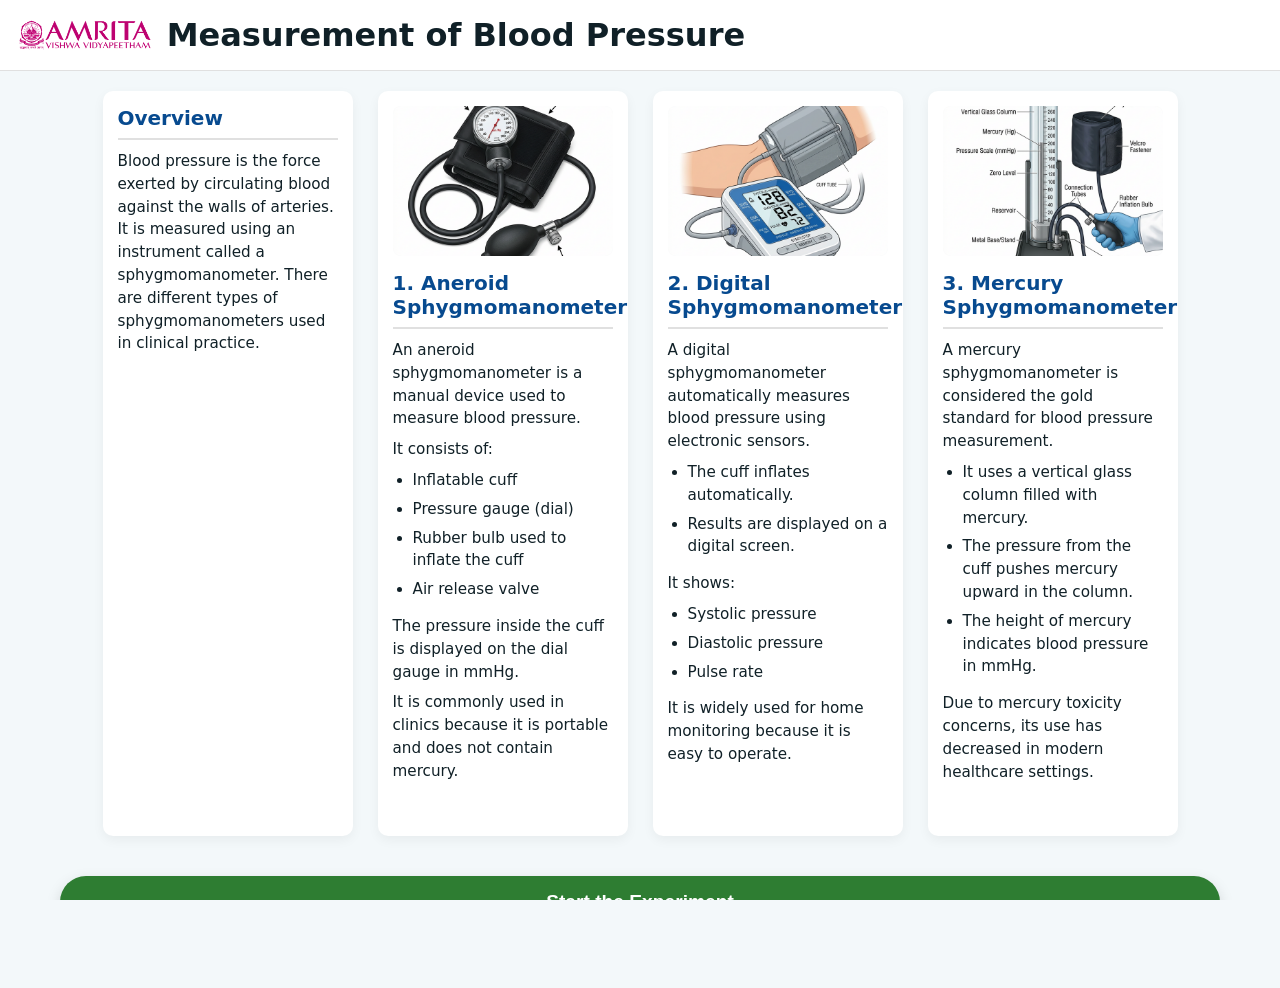
<file: simulation/index.html>
<!DOCTYPE html>
<html lang="en">

<head>
    <meta charset="UTF-8">
    <meta name="viewport" content="width=device-width, initial-scale=1.0">
    <title>Measurement of Blood Pressure</title>
    <link rel="stylesheet" href="./css/main.css">
</head>

<body class="theory-page">
    <header>
        <img src="images\logo.png" class="logo" alt="University Logo">
        <h1>Measurement of Blood Pressure</h1>
    </header>

    <main class="app theory-main">
        <section class="theory-cards">
            <!-- Overview -->
            <div class="theory-card column">
                <div class="card-content">
                    <h2>Overview</h2>
                    <p>Blood pressure is the force exerted by circulating blood against the walls of arteries. It is
                        measured
                        using an instrument called a sphygmomanometer. There are different types of sphygmomanometers
                        used in
                        clinical practice.</p>
                </div>
            </div>
            <!-- Card 1 -->
            <div class="theory-card column">
                <div class="card-img-container">
                    <img src="images\aneroid.png" alt="Aneroid Sphygmomanometer">
                </div>
                <div class="card-content">
                    <h2>1. Aneroid Sphygmomanometer</h2>
                    <p>An aneroid sphygmomanometer is a manual device used to measure blood pressure.</p>
                    <p>It consists of:</p>
                    <ul>
                        <li>Inflatable cuff</li>
                        <li>Pressure gauge (dial)</li>
                        <li>Rubber bulb used to inflate the cuff</li>
                        <li>Air release valve</li>
                    </ul>
                    <p>The pressure inside the cuff is displayed on the dial gauge in mmHg.</p>
                    <p>It is commonly used in clinics because it is portable and does not contain mercury.</p>
                </div>
            </div>

            <!-- Card 2 -->
            <div class="theory-card column">
                <div class="card-img-container">
                    <img src="images\digital.png" alt="Digital Sphygmomanometer">
                </div>
                <div class="card-content">
                    <h2>2. Digital Sphygmomanometer</h2>
                    <p>A digital sphygmomanometer automatically measures blood pressure using electronic sensors.</p>
                    <ul>
                        <li>The cuff inflates automatically.</li>
                        <li>Results are displayed on a digital screen.</li>
                    </ul>
                    <p>It shows:</p>
                    <ul>
                        <li>Systolic pressure</li>
                        <li>Diastolic pressure</li>
                        <li>Pulse rate</li>
                    </ul>
                    <p>It is widely used for home monitoring because it is easy to operate.</p>
                </div>
            </div>

            <!-- Card 3 -->
            <div class="theory-card column">
                <div class="card-img-container">
                    <img src="images\mercury.png" alt="Mercury Sphygmomanometer">
                </div>
                <div class="card-content">
                    <h2>3. Mercury Sphygmomanometer</h2>
                    <p>A mercury sphygmomanometer is considered the gold standard for blood pressure measurement.</p>
                    <ul>
                        <li>It uses a vertical glass column filled with mercury.</li>
                        <li>The pressure from the cuff pushes mercury upward in the column.</li>
                        <li>The height of mercury indicates blood pressure in mmHg.</li>
                    </ul>
                    <p>Due to mercury toxicity concerns, its use has decreased in modern healthcare settings.</p>
                </div>
            </div>
        </section>

        <div class="action-section">
            <button id="startExperiment" class="btn primary large-btn">Start the Experiment</button>
        </div>
    </main>

    <script>
        document.getElementById("startExperiment").onclick = function () {
            window.location.href = "./simulator.html";
        }
    </script>
<script src="../assets/js/iframeResize.js"></script>
        
        </body>

</html>
</file>
<file: simulation/css/main.css>
:root {
    --bg: #f3f8fa;
    --card: #ffffff;
    --accent: #0b66c3;
    --accent-dark: #074a8f;
    --muted: #677281;
    --text: #102027;
    --success: #2e7d32;
    --warning: #ed6c02;
    --danger: #d32f2f;
}

header {
    display: flex;
    align-items: center;
    padding: 10px 18px;
    background: #fff;
    border-bottom: 1px solid #e0e0e0;
    gap: 15px;
}

.logo {
    height: 50px;
    width: auto;
    object-fit: contain;
    flex-shrink: 0;
}

html,
body {
    margin: 0;
    height: 100%;
    font-family: 'Inter', system-ui, 'Segoe UI', Arial, sans-serif;
    background: var(--bg);
    color: var(--text);
    overflow: hidden;
    /* Prevent body scroll, handle in columns */
}

h1 {
    margin: 0;
    font-size: 2rem;
}

h2 {
    margin-top: 0;
}

h3 {
    margin-top: 0;
    font-size: 1.1rem;
    color: var(--accent-dark);
}

h4 {
    margin: 10px 0 5px;
    font-size: 0.95rem;
}

.app {
    display: flex;
    gap: 18px;
    padding: 18px;
    height: calc(100vh - 72px);
    box-sizing: border-box;
}

.column {
    background: var(--card);
    border-radius: 10px;
    padding: 18px;
    box-shadow: 0 4px 12px rgba(0, 0, 0, 0.05);
    overflow-y: auto;
    display: flex;
    flex-direction: column;
}

.left {
    width: 320px;
    flex-shrink: 0;
}

.middle {
    flex: 1;
    min-width: 500px;
}

.right {
    width: 280px;
    flex-shrink: 0;
}

/* BUTTONS */
.btn-row {
    display: flex;
    gap: 10px;
    margin-bottom: 20px;
}

.btn {
    flex: 1;
    border: 1px solid #d3dce6;
    padding: 10px;
    border-radius: 6px;
    background: #fff;
    cursor: pointer;
    font-weight: 600;
    color: var(--muted);
    transition: all 0.2s;
}

.btn:hover:not(:disabled) {
    background: #f8f9fa;
}

.btn:disabled {
    opacity: 0.5;
    cursor: not-allowed !important;
}

.btn.primary {
    background: #000;
    color: #fff;
    border-color: #000;
}

.btn.primary:hover {
    background: #333;
}

.dark-blue-btn {
    background: var(--accent-dark) !important;
    border-color: var(--accent-dark) !important;
    color: #fff !important;
}

.dark-blue-btn:hover {
    background: #053b75 !important;
    border-color: #053b75 !important;
}

/* SIMULATOR STAGE */
.sim-container {
    position: relative;
    width: 100%;
    height: 75vh;
    /* makes it large */
    min-height: 500px;
    /* prevents collapse */
    background: #eef4f8;
    border: 1px solid #dfe6ea;
    border-radius: 8px;
    overflow: hidden;
    margin-top: 10px;
}

.instruction-banner {
    background: #e3f2fd;
    color: #0b66c3;
    padding: 12px 15px;
    border-radius: 6px;
    border-left: 4px solid #0b66c3;
    font-weight: 600;
    margin-bottom: 10px;
    font-size: 0.95rem;
    box-shadow: 0 2px 5px rgba(0, 0, 0, 0.05);
}

#base-scene {
    width: 100%;
    height: 100%;
    object-fit: contain;
    /* or contain depending on image */
    /* display: block;*/
}

/* TOOLS */
.tool {
    position: absolute;
    cursor: pointer;
    filter: drop-shadow(0 8px 12px rgba(0, 0, 0, 0.4));
    /* Stronger base shadow */
    transition: transform 0.2s, filter 0.2s;
    z-index: 10;
}

.tool:hover {
    transform: translateY(-5px) scale(1.05);
    /* Slight lift instead of just scale */
    filter: drop-shadow(0 12px 18px rgba(0, 0, 0, 0.5));
    /* Stronger shadow on hover to pop */
}

/* Initial Positions */
#tool-cuff {
    position: absolute;
    top: 49%;
    /* Push lower onto the table plane */
    left: 56%;
    /* Move slightly more left */
    width: 15%;
    min-width: 60px;
    max-width: 100px;
    transition: transform 0.2s, filter 0.3s ease;
}

@keyframes pulse-glow {
    0% {
        filter: drop-shadow(0 0 5px var(--accent)) drop-shadow(0 8px 12px rgba(0, 0, 0, 0.4));
        transform: scale(1);
    }

    50% {
        filter: drop-shadow(0 0 20px var(--accent)) drop-shadow(0 8px 12px rgba(0, 0, 0, 0.2));
        transform: scale(1.05);
    }

    100% {
        filter: drop-shadow(0 0 5px var(--accent)) drop-shadow(0 8px 12px rgba(0, 0, 0, 0.4));
        transform: scale(1);
    }
}

.highlight-cuff,
.highlight-tool {
    animation: pulse-glow 1.5s infinite !important;
    cursor: pointer;
    outline: 3px solid #0b66c3;
    border-radius: 5px;
}

#tool-steth {
    position: absolute;
    top: 52%;
    /* Match table plane height */
    right: 27%;
    /* Move leftwards off the right edge */
    width: 12%;
    min-width: 45px;
    max-width: 80px;
    transition: transform 0.2s, filter 0.3s ease;
}

/* GAUGE */
.gauge {
    position: absolute;
    bottom: 20px;
    /* move down */
    left: 50%;
    /* center horizontally */
    transform: translateX(-50%);
    width: 180px;
    height: 180px;
    background: #fff;
    border-radius: 50%;
    border: 6px solid #cfd8dc;
    box-shadow: 0 4px 15px rgba(0, 0, 0, 0.15);
    display: none;
    z-index: 20;
}


.gauge-face {
    position: relative;
    width: 100%;
    height: 100%;
    border-radius: 50%;
    background: radial-gradient(circle at center, #fff 60%, #f5f5f5 100%);
}

.gauge-dial {
    /* Simplified ticks using a conic gradient for visual reference */
    position: absolute;
    top: 10px;
    left: 10px;
    right: 10px;
    bottom: 10px;
    border-radius: 50%;
    border: 1px dashed #bdbdbd;
    /* Quick visual cue for ticks */
}

.needle {
    position: absolute;
    top: 50%;
    left: 50%;
    width: 3px;
    height: 70px;
    /* Length of needle */
    background: #d32f2f;
    transform-origin: bottom center;
    /* Pivot at bottom */
    transform: translate(-50%, -100%) rotate(-135deg);
    /* Start pos */
    transition: transform 0.1s linear;
    /* Smooth movement */
    z-index: 2;
}

.gauge-center {
    position: absolute;
    top: 50%;
    left: 50%;
    width: 12px;
    height: 12px;
    background: #455a64;
    border-radius: 50%;
    transform: translate(-50%, -50%);
    z-index: 3;
}

.gauge-value {
    position: absolute;
    bottom: 40px;
    width: 100%;
    text-align: center;
    font-size: 1.5rem;
    font-weight: 700;
    color: #37474f;
}

.gauge-unit {
    position: absolute;
    bottom: 25px;
    width: 100%;
    text-align: center;
    font-size: 0.8rem;
    color: #78909c;
}

/* CONTROLS */
.control-panel {
    background: #f1f5f8;
    padding: 15px;
    border-radius: 8px;
    border: 1px solid #deebf1;
}

.hint {
    font-size: 0.8rem;
    color: var(--muted);
    margin-bottom: 10px;
    font-style: italic;
}

.control-btn {
    display: block;
    width: 100%;
    padding: 12px;
    margin-bottom: 10px;
    border: none;
    border-radius: 6px;
    color: #fff;
    font-weight: bold;
    text-transform: uppercase;
    cursor: pointer;
    user-select: none;
    transition: background 0.1s;
}

.control-btn:hover:not(:disabled) {
    background: #e0e0e0;
    /* generic light gray for secondary */
}

/* Specific colors for types */
.control-btn.primary:hover:not(:disabled) {
    background: var(--accent-dark);
}

.control-btn.secondary {
    background: #e0e0e0;
    color: #144c8e;
}

.control-btn.secondary:hover:not(:disabled) {
    background: #d0d0d0;
}

.inflate {
    background: var(--success);
    box-shadow: 0 4px 0 #1b5e20;
}

.inflate:active {
    background: #1b5e20;
    box-shadow: 0 2px 0 #1b5e20;
    transform: translateY(2px);
}

.deflate {
    background: var(--danger);
    box-shadow: 0 4px 0 #b71c1c;
}

.deflate:active {
    background: #b71c1c;
    box-shadow: 0 2px 0 #b71c1c;
    transform: translateY(2px);
}

/* INFO CARDS */
.info-card {
    background: #f8f9fa;
    border: 1px solid #e9ecef;
    border-radius: 6px;
    padding: 12px;
    margin-bottom: 15px;
}

.info-card p {
    margin: 5px 0;
    font-size: 0.9rem;
}

.digital-readout {
    font-family: 'Courier New', monospace;
    font-size: 1.2rem;
    font-weight: bold;
    color: var(--accent);
}

.phase {
    display: inline-block;
    padding: 4px 8px;
    border-radius: 4px;
    font-size: 0.85rem;
    font-weight: 600;
}

.phase.waiting {
    background: #e0e0e0;
    color: #616161;
}

.phase.ready {
    background: #e3f2fd;
    color: #1976d2;
}

.phase.active {
    background: #e8f5e9;
    color: #2e7d32;
    border: 1px solid #c8e6c9;
}

.audio-toggle {
    margin-top: 15px;
    font-size: 0.9rem;
}

/* LOG */
#log-content {
    max-height: 200px;
    overflow-y: auto;
}

#log-content div {
    padding: 4px 0;
    border-bottom: 1px solid #eee;
    font-size: 0.85rem;
    color: #444;
}

/* SIM CONTROL BAR */
.sim-control-bar {
    display: flex;
    gap: 10px;
    margin-bottom: 15px;
    background: #144c8e;
    padding: 10px;
    border-radius: 8px;
    border: 1px solid hsl(234, 84%, 18%);
    box-shadow: 0 2px 4px rgba(0, 0, 0, 0.02);
}

.sim-control-bar .control-btn {
    flex: 1;
    margin-bottom: 0;
    font-size: 0.85rem;
    padding: 10px;
}

/* DIAGNOSTIC CONTROLS */
.diagnostic-controls {
    display: flex;
    flex-direction: column;
    gap: 10px;
    margin-top: 15px;
}

.diagnostic-controls button {
    width: 100%;
}

.diagnostic-controls #btn-start-experiment {
    background: var(--success);
    color: white;
    border-color: var(--success);
}

.diagnostic-controls #btn-start-experiment:hover {
    background: #1b5e20;
    border-color: #1b5e20;
}

.diagnostic-controls #btn-reset-top {
    background: var(--danger);
    color: white;
    border-color: var(--danger);
}

.diagnostic-controls #btn-reset-top:hover {
    background: #b71c1c;
    border-color: #b71c1c;
}

/* READING PANEL */
.reading-panel {
    position: absolute;
    right: -240px;
    top: 10px;
    width: 220px;
    background: white;
    padding: 15px;
    border-radius: 8px;
    box-shadow: 0 4px 15px rgba(0, 0, 0, 0.1);
    border: 1px solid #dfe6ea;
}

.reading-panel h4 {
    margin-top: 0;
    color: #455a64;
    font-size: 0.95rem;
    text-align: center;
    border-bottom: 1px solid #dfdddd;
    padding-bottom: 8px;
    margin-bottom: 12px;
}

.reading-row {
    margin-bottom: 12px;
    display: flex;
    align-items: center;
    gap: 5px;
}

.reading-label {
    font-size: 0.85rem;
    color: #546e7a;
    font-weight: 600;
}

.reading-value {
    font-family: 'Inter', sans-serif;
    font-weight: 800;
    font-size: 1.25rem;
    margin-left: auto;
}

.reading-value.systolic {
    color: #d32f2f;
}

.reading-value.diastolic {
    color: #1976d2;
}

.reading-unit {
    font-size: 0.8rem;
    color: #78909c;
    font-weight: 500;
}

/* HEART */
.heart {
    position: absolute;
    bottom: 25px;
    right: 25px;
    width: 70px;
    height: 70px;
    background: red;
    transform: rotate(-45deg) scale(0);
    transform-origin: center;
    display: none;
}

.heart::before,
.heart::after {
    content: "";
    position: absolute;
    width: 70px;
    height: 70px;
    background: red;
    border-radius: 50%;
}

.heart::before {
    top: -35px;
    left: 0;
}

.heart::after {
    left: 35px;
    top: 0;
}

/* beating animation */
@keyframes heartbeat {
    0% {
        transform: rotate(-45deg) scale(1);
    }

    25% {
        transform: rotate(-45deg) scale(1.2);
    }

    50% {
        transform: rotate(-45deg) scale(1);
    }

    75% {
        transform: rotate(-45deg) scale(1.2);
    }

    100% {
        transform: rotate(-45deg) scale(1);
    }
}

.heart.beating {
    display: block;
    animation: heartbeat 0.8s infinite;
}

/* BP CONDITIONS SELECTOR */
.bp-select {
    width: 100%;
    padding: 8px;
    margin-top: 5px;
    border: 1px solid #d3dce6;
    border-radius: 4px;
    font-size: 0.9rem;
    background-color: #fff;
    cursor: pointer;
    font-family: inherit;
    color: var(--text);
}

.bp-select:focus {
    outline: none;
    border-color: var(--accent);
    box-shadow: 0 0 0 2px rgba(11, 102, 195, 0.2);
}

.bp-select:disabled {
    background-color: #f1f5f8;
    color: #999;
    cursor: not-allowed;
}

/* INSTRUCTIONS LIST */
.instructions-list {
    margin: 10px 0;
    padding-left: 20px;
    font-size: 0.9rem;
    line-height: 1.6;
    color: var(--text);
}

.instructions-list li {
    margin-bottom: 8px;
}

.instructions-panel {
    margin-top: 15px;
}

.instructions-panel button {
    width: 100%;
}

/* =========================================
   RESPONSIVE DESIGN (Media Queries)
   ========================================= */

/* Tablets and laptops (1199px and below) */
@media (max-width: 1199px) {

    html,
    body {
        overflow: auto;
        height: auto;
    }

    .app {
        flex-direction: column;
        height: auto;
        overflow: visible;
    }

    .column {
        width: 100% !important;
        min-width: 0 !important;
        overflow: visible;
        flex: none;
    }

    /* Mobile Layout Order */
    .middle {
        order: 1;
    }

    .right {
        order: 2;
    }

    .left {
        order: 3;
    }

    .sim-container {
        height: 50vh;
        min-height: 400px;
    }
}

/* Mobile-only Utility classes for toggling Flow */
.mobile-hide {
    display: none !important;
}

.mobile-only {
    display: none !important;
}

#mobile-start-btn {
    display: none;
    margin-top: 20px;
    background: #000;
    color: #fff;
    border: none;
    box-shadow: 0 4px 0 #333;
}

#mobile-start-btn:active {
    box-shadow: 0 2px 0 #333;
    transform: translateY(2px);
}

#mobile-back-btn {
    background: var(--text);
    color: #fff;
    margin-bottom: 15px;
}

/* Mobile Devices (767px and below) */
@media (max-width: 767px) {
    header {
        flex-wrap: wrap;
        justify-content: center;
        text-align: center;
    }

    header h1 {
        font-size: 1.5rem;
        margin-left: 0;
    }

    .app {
        padding: 10px;
        gap: 12px;
    }

    .column {
        padding: 15px;
    }

    .sim-container {
        height: 60vw;
        min-height: 250px;
    }

    #tool-cuff {
        width: 50px;
        top: 50%;
        left: 55%;
    }

    #tool-steth {
        width: 30px;
        top: 50%;
        right: 22%;
    }

    #mobile-start-btn {
        display: block;
    }

    .mobile-only {
        display: block !important;
    }

    /* Mobile First Flow rules */
    body.mobile-instructions-active .middle,
    body.mobile-instructions-active .right {
        display: none !important;
    }

    body:not(.mobile-instructions-active) .left {
        display: none !important;
    }

    /* Scale Gauge */
    .gauge {
        width: 120px;
        height: 120px;
        bottom: 10px;
    }

    .needle {
        height: 45px;
    }

    .gauge-value {
        font-size: 1.2rem;
        bottom: 30px;
    }

    .gauge-unit {
        font-size: 0.7rem;
        bottom: 15px;
    }

    /* Scale Heart */
    .heart {
        width: 40px;
        height: 40px;
        bottom: 20px;
        right: 20px;
    }

    .heart::before,
    .heart::after {
        width: 40px;
        height: 40px;
    }

    .heart::before {
        top: -20px;
    }

    .heart::after {
        left: 20px;
    }

    /* Touch Friendly Controls but smaller footprint based on prompt */
    .control-btn {
        padding: 8px 12px;
        font-size: 14px;
        min-height: 44px;
        /* Touch target */
    }

    .bp-select {
        padding: 12px;
        font-size: 1rem;
    }
}

/* =========================================
   THEORY PAGE STYLES
   ========================================= */

.theory-page {
    overflow-y: auto;
}

.theory-main.app {
    flex-direction: column;
    height: auto;
    max-width: 1200px;
    margin: 0 auto;
    padding: 20px;
    gap: 30px;
    overflow: visible;
}

.theory-cards {
    display: grid;
    grid-template-columns: repeat(4, 250px);
    justify-content: center;
    gap: 25px;
    width: 100%;
}

@media (max-width: 1199px) {
    .theory-cards {
        grid-template-columns: repeat(2, 1fr);
    }
}

.theory-card {
    background: var(--card);
    display: flex;
    flex-direction: column;
    transition: transform 0.2s, box-shadow 0.2s;
    height: 100%;
    border-radius: 10px;
    padding: 15px;
    box-shadow: 0 4px 12px rgba(0, 0, 0, 0.05);
}

.theory-card:hover {
    transform: translateY(-5px);
    box-shadow: 0 10px 25px rgba(0, 0, 0, 0.1);
}

.card-img-container {
    width: 100%;
    height: 150px;
    display: flex;
    align-items: center;
    justify-content: center;
    background: #f8f9fa;
    border-radius: 8px;
    margin-bottom: 15px;
    overflow: hidden;
}

.card-img-container img {
    width: 100%;
    height: auto;
    object-fit: contain;
}

.card-content {
    flex: 1;
    display: flex;
    flex-direction: column;
}

.card-content h2 {
    color: var(--accent-dark);
    font-size: 1.25rem;
    margin-bottom: 10px;
    border-bottom: 2px solid #e0e0e0;
    padding-bottom: 8px;
    margin-top: 0;
}

.card-content p,
.card-content ul {
    font-size: 0.95rem;
    line-height: 1.5;
    color: var(--text);
    margin-bottom: 8px;
    margin-top: 0;
}

.card-content ul {
    padding-left: 20px;
}

.card-content li {
    margin-bottom: 6px;
}

.action-section {
    display: flex;
    justify-content: center;
    margin: 40px 0;
    width: 100%;
}

.large-btn {
    font-size: 1.2rem;
    padding: 15px 40px;
    border-radius: 30px;
    box-shadow: 0 6px 15px rgba(0, 0, 0, 0.15);
    transition: background 0.3s ease, box-shadow 0.3s ease;
    cursor: pointer;
    border: none;
    font-weight: bold;
}

.large-btn.primary {
    background: var(--success);
    color: white;
}

#btn-start-experiment {
    transition: background-color 0.3s ease;
}

@media (max-width: 767px) {
    .theory-cards {
        grid-template-columns: 1fr;
    }

    .card-img-container {
        height: 120px;
    }
}
</file>
<file: experiment/simulation/css/main.css>
:root {
    --bg: #f3f8fa;
    --card: #ffffff;
    --accent: #0b66c3;
    --accent-dark: #074a8f;
    --muted: #677281;
    --text: #102027;
    --success: #2e7d32;
    --warning: #ed6c02;
    --danger: #d32f2f;
}

header {
    display: flex;
    align-items: center;
    padding: 10px 18px;
    background: #fff;
    border-bottom: 1px solid #e0e0e0;
    gap: 15px;
}

.logo {
    height: 50px;
    width: auto;
    object-fit: contain;
    flex-shrink: 0;
}

html,
body {
    margin: 0;
    height: 100%;
    font-family: 'Inter', system-ui, 'Segoe UI', Arial, sans-serif;
    background: var(--bg);
    color: var(--text);
    overflow: hidden;
    /* Prevent body scroll, handle in columns */
}

h1 {
    margin: 0;
    font-size: 2rem;
}

h2 {
    margin-top: 0;
}

h3 {
    margin-top: 0;
    font-size: 1.1rem;
    color: var(--accent-dark);
}

h4 {
    margin: 10px 0 5px;
    font-size: 0.95rem;
}

.app {
    display: flex;
    gap: 18px;
    padding: 18px;
    height: calc(100vh - 72px);
    box-sizing: border-box;
}

.column {
    background: var(--card);
    border-radius: 10px;
    padding: 18px;
    box-shadow: 0 4px 12px rgba(0, 0, 0, 0.05);
    overflow-y: auto;
    display: flex;
    flex-direction: column;
}

.left {
    width: 320px;
    flex-shrink: 0;
}

.middle {
    flex: 1;
    min-width: 500px;
}

.right {
    width: 280px;
    flex-shrink: 0;
}

/* BUTTONS */
.btn-row {
    display: flex;
    gap: 10px;
    margin-bottom: 20px;
}

.btn {
    flex: 1;
    border: 1px solid #d3dce6;
    padding: 10px;
    border-radius: 6px;
    background: #fff;
    cursor: pointer;
    font-weight: 600;
    color: var(--muted);
    transition: all 0.2s;
}

.btn:hover:not(:disabled) {
    background: #f8f9fa;
}

.btn:disabled {
    opacity: 0.5;
    cursor: not-allowed !important;
}

.btn.primary {
    background: #000;
    color: #fff;
    border-color: #000;
}

.btn.primary:hover {
    background: #333;
}

.dark-blue-btn {
    background: var(--accent-dark) !important;
    border-color: var(--accent-dark) !important;
    color: #fff !important;
}

.dark-blue-btn:hover {
    background: #053b75 !important;
    border-color: #053b75 !important;
}

/* SIMULATOR STAGE */
.sim-container {
    position: relative;
    width: 100%;
    height: 75vh;
    /* makes it large */
    min-height: 500px;
    /* prevents collapse */
    background: #eef4f8;
    border: 1px solid #dfe6ea;
    border-radius: 8px;
    overflow: hidden;
    margin-top: 10px;
}

.instruction-banner {
    background: #e3f2fd;
    color: #0b66c3;
    padding: 12px 15px;
    border-radius: 6px;
    border-left: 4px solid #0b66c3;
    font-weight: 600;
    margin-bottom: 10px;
    font-size: 0.95rem;
    box-shadow: 0 2px 5px rgba(0, 0, 0, 0.05);
}

#base-scene {
    width: 100%;
    height: 100%;
    object-fit: contain;
    /* or contain depending on image */
    /* display: block;*/
}

/* TOOLS */
.tool {
    position: absolute;
    cursor: pointer;
    filter: drop-shadow(0 8px 12px rgba(0, 0, 0, 0.4));
    /* Stronger base shadow */
    transition: transform 0.2s, filter 0.2s;
    z-index: 10;
}

.tool:hover {
    transform: translateY(-5px) scale(1.05);
    /* Slight lift instead of just scale */
    filter: drop-shadow(0 12px 18px rgba(0, 0, 0, 0.5));
    /* Stronger shadow on hover to pop */
}

/* Initial Positions */
#tool-cuff {
    position: absolute;
    top: 49%;
    /* Push lower onto the table plane */
    left: 56%;
    /* Move slightly more left */
    width: 15%;
    min-width: 60px;
    max-width: 100px;
    transition: transform 0.2s, filter 0.3s ease;
}

@keyframes pulse-glow {
    0% {
        filter: drop-shadow(0 0 5px var(--accent)) drop-shadow(0 8px 12px rgba(0, 0, 0, 0.4));
        transform: scale(1);
    }

    50% {
        filter: drop-shadow(0 0 20px var(--accent)) drop-shadow(0 8px 12px rgba(0, 0, 0, 0.2));
        transform: scale(1.05);
    }

    100% {
        filter: drop-shadow(0 0 5px var(--accent)) drop-shadow(0 8px 12px rgba(0, 0, 0, 0.4));
        transform: scale(1);
    }
}

.highlight-cuff,
.highlight-tool {
    animation: pulse-glow 1.5s infinite !important;
    cursor: pointer;
    outline: 3px solid #0b66c3;
    border-radius: 5px;
}

#tool-steth {
    position: absolute;
    top: 52%;
    /* Match table plane height */
    right: 27%;
    /* Move leftwards off the right edge */
    width: 12%;
    min-width: 45px;
    max-width: 80px;
    transition: transform 0.2s, filter 0.3s ease;
}

/* GAUGE */
.gauge {
    position: absolute;
    bottom: 20px;
    /* move down */
    left: 50%;
    /* center horizontally */
    transform: translateX(-50%);
    width: 180px;
    height: 180px;
    background: #fff;
    border-radius: 50%;
    border: 6px solid #cfd8dc;
    box-shadow: 0 4px 15px rgba(0, 0, 0, 0.15);
    display: none;
    z-index: 20;
}


.gauge-face {
    position: relative;
    width: 100%;
    height: 100%;
    border-radius: 50%;
    background: radial-gradient(circle at center, #fff 60%, #f5f5f5 100%);
}

.gauge-dial {
    /* Simplified ticks using a conic gradient for visual reference */
    position: absolute;
    top: 10px;
    left: 10px;
    right: 10px;
    bottom: 10px;
    border-radius: 50%;
    border: 1px dashed #bdbdbd;
    /* Quick visual cue for ticks */
}

.needle {
    position: absolute;
    top: 50%;
    left: 50%;
    width: 3px;
    height: 70px;
    /* Length of needle */
    background: #d32f2f;
    transform-origin: bottom center;
    /* Pivot at bottom */
    transform: translate(-50%, -100%) rotate(-135deg);
    /* Start pos */
    transition: transform 0.1s linear;
    /* Smooth movement */
    z-index: 2;
}

.gauge-center {
    position: absolute;
    top: 50%;
    left: 50%;
    width: 12px;
    height: 12px;
    background: #455a64;
    border-radius: 50%;
    transform: translate(-50%, -50%);
    z-index: 3;
}

.gauge-value {
    position: absolute;
    bottom: 40px;
    width: 100%;
    text-align: center;
    font-size: 1.5rem;
    font-weight: 700;
    color: #37474f;
}

.gauge-unit {
    position: absolute;
    bottom: 25px;
    width: 100%;
    text-align: center;
    font-size: 0.8rem;
    color: #78909c;
}

/* CONTROLS */
.control-panel {
    background: #f1f5f8;
    padding: 15px;
    border-radius: 8px;
    border: 1px solid #deebf1;
}

.hint {
    font-size: 0.8rem;
    color: var(--muted);
    margin-bottom: 10px;
    font-style: italic;
}

.control-btn {
    display: block;
    width: 100%;
    padding: 12px;
    margin-bottom: 10px;
    border: none;
    border-radius: 6px;
    color: #fff;
    font-weight: bold;
    text-transform: uppercase;
    cursor: pointer;
    user-select: none;
    transition: background 0.1s;
}

.control-btn:hover:not(:disabled) {
    background: #e0e0e0;
    /* generic light gray for secondary */
}

/* Specific colors for types */
.control-btn.primary:hover:not(:disabled) {
    background: var(--accent-dark);
}

.control-btn.secondary {
    background: #e0e0e0;
    color: #144c8e;
}

.control-btn.secondary:hover:not(:disabled) {
    background: #d0d0d0;
}

.inflate {
    background: var(--success);
    box-shadow: 0 4px 0 #1b5e20;
}

.inflate:active {
    background: #1b5e20;
    box-shadow: 0 2px 0 #1b5e20;
    transform: translateY(2px);
}

.deflate {
    background: var(--danger);
    box-shadow: 0 4px 0 #b71c1c;
}

.deflate:active {
    background: #b71c1c;
    box-shadow: 0 2px 0 #b71c1c;
    transform: translateY(2px);
}

/* INFO CARDS */
.info-card {
    background: #f8f9fa;
    border: 1px solid #e9ecef;
    border-radius: 6px;
    padding: 12px;
    margin-bottom: 15px;
}

.info-card p {
    margin: 5px 0;
    font-size: 0.9rem;
}

.digital-readout {
    font-family: 'Courier New', monospace;
    font-size: 1.2rem;
    font-weight: bold;
    color: var(--accent);
}

.phase {
    display: inline-block;
    padding: 4px 8px;
    border-radius: 4px;
    font-size: 0.85rem;
    font-weight: 600;
}

.phase.waiting {
    background: #e0e0e0;
    color: #616161;
}

.phase.ready {
    background: #e3f2fd;
    color: #1976d2;
}

.phase.active {
    background: #e8f5e9;
    color: #2e7d32;
    border: 1px solid #c8e6c9;
}

.audio-toggle {
    margin-top: 15px;
    font-size: 0.9rem;
}

/* LOG */
#log-content {
    max-height: 200px;
    overflow-y: auto;
}

#log-content div {
    padding: 4px 0;
    border-bottom: 1px solid #eee;
    font-size: 0.85rem;
    color: #444;
}

/* SIM CONTROL BAR */
.sim-control-bar {
    display: flex;
    gap: 10px;
    margin-bottom: 15px;
    background: #144c8e;
    padding: 10px;
    border-radius: 8px;
    border: 1px solid hsl(234, 84%, 18%);
    box-shadow: 0 2px 4px rgba(0, 0, 0, 0.02);
}

.sim-control-bar .control-btn {
    flex: 1;
    margin-bottom: 0;
    font-size: 0.85rem;
    padding: 10px;
}

/* DIAGNOSTIC CONTROLS */
.diagnostic-controls {
    display: flex;
    flex-direction: column;
    gap: 10px;
    margin-top: 15px;
}

.diagnostic-controls button {
    width: 100%;
}

.diagnostic-controls #btn-start-experiment {
    background: var(--success);
    color: white;
    border-color: var(--success);
}

.diagnostic-controls #btn-start-experiment:hover {
    background: #1b5e20;
    border-color: #1b5e20;
}

.diagnostic-controls #btn-reset-top {
    background: var(--danger);
    color: white;
    border-color: var(--danger);
}

.diagnostic-controls #btn-reset-top:hover {
    background: #b71c1c;
    border-color: #b71c1c;
}

/* READING PANEL */
.reading-panel {
    position: absolute;
    right: -240px;
    top: 10px;
    width: 220px;
    background: white;
    padding: 15px;
    border-radius: 8px;
    box-shadow: 0 4px 15px rgba(0, 0, 0, 0.1);
    border: 1px solid #dfe6ea;
}

.reading-panel h4 {
    margin-top: 0;
    color: #455a64;
    font-size: 0.95rem;
    text-align: center;
    border-bottom: 1px solid #dfdddd;
    padding-bottom: 8px;
    margin-bottom: 12px;
}

.reading-row {
    margin-bottom: 12px;
    display: flex;
    align-items: center;
    gap: 5px;
}

.reading-label {
    font-size: 0.85rem;
    color: #546e7a;
    font-weight: 600;
}

.reading-value {
    font-family: 'Inter', sans-serif;
    font-weight: 800;
    font-size: 1.25rem;
    margin-left: auto;
}

.reading-value.systolic {
    color: #d32f2f;
}

.reading-value.diastolic {
    color: #1976d2;
}

.reading-unit {
    font-size: 0.8rem;
    color: #78909c;
    font-weight: 500;
}

/* HEART */
.heart {
    position: absolute;
    bottom: 25px;
    right: 25px;
    width: 70px;
    height: 70px;
    background: red;
    transform: rotate(-45deg) scale(0);
    transform-origin: center;
    display: none;
}

.heart::before,
.heart::after {
    content: "";
    position: absolute;
    width: 70px;
    height: 70px;
    background: red;
    border-radius: 50%;
}

.heart::before {
    top: -35px;
    left: 0;
}

.heart::after {
    left: 35px;
    top: 0;
}

/* beating animation */
@keyframes heartbeat {
    0% {
        transform: rotate(-45deg) scale(1);
    }

    25% {
        transform: rotate(-45deg) scale(1.2);
    }

    50% {
        transform: rotate(-45deg) scale(1);
    }

    75% {
        transform: rotate(-45deg) scale(1.2);
    }

    100% {
        transform: rotate(-45deg) scale(1);
    }
}

.heart.beating {
    display: block;
    animation: heartbeat 0.8s infinite;
}

/* BP CONDITIONS SELECTOR */
.bp-select {
    width: 100%;
    padding: 8px;
    margin-top: 5px;
    border: 1px solid #d3dce6;
    border-radius: 4px;
    font-size: 0.9rem;
    background-color: #fff;
    cursor: pointer;
    font-family: inherit;
    color: var(--text);
}

.bp-select:focus {
    outline: none;
    border-color: var(--accent);
    box-shadow: 0 0 0 2px rgba(11, 102, 195, 0.2);
}

.bp-select:disabled {
    background-color: #f1f5f8;
    color: #999;
    cursor: not-allowed;
}

/* INSTRUCTIONS LIST */
.instructions-list {
    margin: 10px 0;
    padding-left: 20px;
    font-size: 0.9rem;
    line-height: 1.6;
    color: var(--text);
}

.instructions-list li {
    margin-bottom: 8px;
}

.instructions-panel {
    margin-top: 15px;
}

.instructions-panel button {
    width: 100%;
}

/* =========================================
   RESPONSIVE DESIGN (Media Queries)
   ========================================= */

/* Tablets and laptops (1199px and below) */
@media (max-width: 1199px) {

    html,
    body {
        overflow: auto;
        height: auto;
    }

    .app {
        flex-direction: column;
        height: auto;
        overflow: visible;
    }

    .column {
        width: 100% !important;
        min-width: 0 !important;
        overflow: visible;
        flex: none;
    }

    /* Mobile Layout Order */
    .middle {
        order: 1;
    }

    .right {
        order: 2;
    }

    .left {
        order: 3;
    }

    .sim-container {
        height: 50vh;
        min-height: 400px;
    }
}

/* Mobile-only Utility classes for toggling Flow */
.mobile-hide {
    display: none !important;
}

.mobile-only {
    display: none !important;
}

#mobile-start-btn {
    display: none;
    margin-top: 20px;
    background: #000;
    color: #fff;
    border: none;
    box-shadow: 0 4px 0 #333;
}

#mobile-start-btn:active {
    box-shadow: 0 2px 0 #333;
    transform: translateY(2px);
}

#mobile-back-btn {
    background: var(--text);
    color: #fff;
    margin-bottom: 15px;
}

/* Mobile Devices (767px and below) */
@media (max-width: 767px) {
    header {
        flex-wrap: wrap;
        justify-content: center;
        text-align: center;
    }

    header h1 {
        font-size: 1.5rem;
        margin-left: 0;
    }

    .app {
        padding: 10px;
        gap: 12px;
    }

    .column {
        padding: 15px;
    }

    .sim-container {
        height: 60vw;
        min-height: 250px;
    }

    #tool-cuff {
        width: 50px;
        top: 50%;
        left: 55%;
    }

    #tool-steth {
        width: 30px;
        top: 50%;
        right: 22%;
    }

    #mobile-start-btn {
        display: block;
    }

    .mobile-only {
        display: block !important;
    }

    /* Mobile First Flow rules */
    body.mobile-instructions-active .middle,
    body.mobile-instructions-active .right {
        display: none !important;
    }

    body:not(.mobile-instructions-active) .left {
        display: none !important;
    }

    /* Scale Gauge */
    .gauge {
        width: 120px;
        height: 120px;
        bottom: 10px;
    }

    .needle {
        height: 45px;
    }

    .gauge-value {
        font-size: 1.2rem;
        bottom: 30px;
    }

    .gauge-unit {
        font-size: 0.7rem;
        bottom: 15px;
    }

    /* Scale Heart */
    .heart {
        width: 40px;
        height: 40px;
        bottom: 20px;
        right: 20px;
    }

    .heart::before,
    .heart::after {
        width: 40px;
        height: 40px;
    }

    .heart::before {
        top: -20px;
    }

    .heart::after {
        left: 20px;
    }

    /* Touch Friendly Controls but smaller footprint based on prompt */
    .control-btn {
        padding: 8px 12px;
        font-size: 14px;
        min-height: 44px;
        /* Touch target */
    }

    .bp-select {
        padding: 12px;
        font-size: 1rem;
    }
}

/* =========================================
   THEORY PAGE STYLES
   ========================================= */

.theory-page {
    overflow-y: auto;
}

.theory-main.app {
    flex-direction: column;
    height: auto;
    max-width: 1200px;
    margin: 0 auto;
    padding: 20px;
    gap: 30px;
    overflow: visible;
}

.theory-cards {
    display: grid;
    grid-template-columns: repeat(4, 250px);
    justify-content: center;
    gap: 25px;
    width: 100%;
}

@media (max-width: 1199px) {
    .theory-cards {
        grid-template-columns: repeat(2, 1fr);
    }
}

.theory-card {
    background: var(--card);
    display: flex;
    flex-direction: column;
    transition: transform 0.2s, box-shadow 0.2s;
    height: 100%;
    border-radius: 10px;
    padding: 15px;
    box-shadow: 0 4px 12px rgba(0, 0, 0, 0.05);
}

.theory-card:hover {
    transform: translateY(-5px);
    box-shadow: 0 10px 25px rgba(0, 0, 0, 0.1);
}

.card-img-container {
    width: 100%;
    height: 150px;
    display: flex;
    align-items: center;
    justify-content: center;
    background: #f8f9fa;
    border-radius: 8px;
    margin-bottom: 15px;
    overflow: hidden;
}

.card-img-container img {
    width: 100%;
    height: auto;
    object-fit: contain;
}

.card-content {
    flex: 1;
    display: flex;
    flex-direction: column;
}

.card-content h2 {
    color: var(--accent-dark);
    font-size: 1.25rem;
    margin-bottom: 10px;
    border-bottom: 2px solid #e0e0e0;
    padding-bottom: 8px;
    margin-top: 0;
}

.card-content p,
.card-content ul {
    font-size: 0.95rem;
    line-height: 1.5;
    color: var(--text);
    margin-bottom: 8px;
    margin-top: 0;
}

.card-content ul {
    padding-left: 20px;
}

.card-content li {
    margin-bottom: 6px;
}

.action-section {
    display: flex;
    justify-content: center;
    margin: 40px 0;
    width: 100%;
}

.large-btn {
    font-size: 1.2rem;
    padding: 15px 40px;
    border-radius: 30px;
    box-shadow: 0 6px 15px rgba(0, 0, 0, 0.15);
    transition: background 0.3s ease, box-shadow 0.3s ease;
    cursor: pointer;
    border: none;
    font-weight: bold;
}

.large-btn.primary {
    background: var(--success);
    color: white;
}

#btn-start-experiment {
    transition: background-color 0.3s ease;
}

@media (max-width: 767px) {
    .theory-cards {
        grid-template-columns: 1fr;
    }

    .card-img-container {
        height: 120px;
    }
}
</file>
